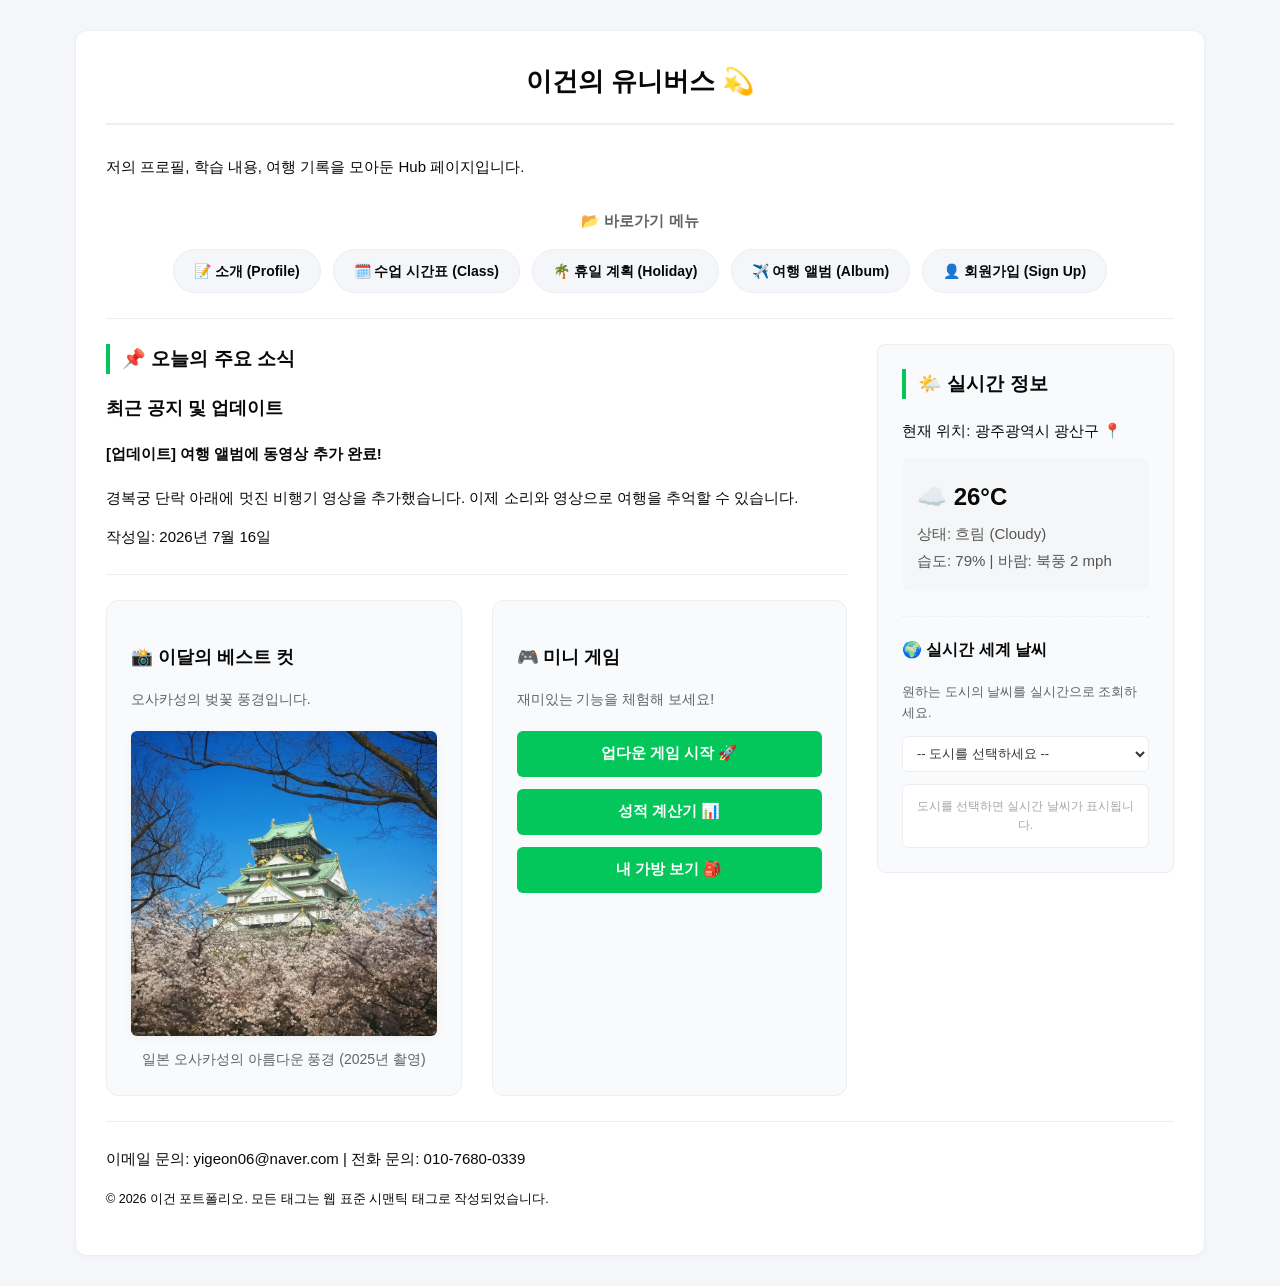
<file: index.html>
<!DOCTYPE html>
<html lang="ko">
<head>
    <meta charset="UTF-8">
    <meta name="viewport" content="width=device-width, initial-scale=1.0">
    <title>이건의 개인 포털 메인</title>
    <link rel="stylesheet" href="css/style.css">
</head>
<body>
    <div class="container">
        <header>
            <h1>이건의 유니버스 💫</h1>
            <p>저의 프로필, 학습 내용, 여행 기록을 모아둔 Hub 페이지입니다.</p>
        </header>

        <nav class="shortcut-menu-container">
            <h3>📂 바로가기 메뉴</h3>
            <div class="shortcut-links">
                <a href="myProfile.html">📝 소개 (Profile)</a>
                <a href="myClass.html">🗓️ 수업 시간표 (Class)</a>
                <a href="myHoliday.html">🌴 휴일 계획 (Holiday)</a>
                <a href="myTrip.html">✈️ 여행 앨범 (Album)</a>
                <a href="signUp.html">👤 회원가입 (Sign Up)</a>
            </div>
        </nav>

        <hr>

        <div class="content-wrapper">
            <main>
                <h2>📌 오늘의 주요 소식</h2>

                <section>
                    <h3>최근 공지 및 업데이트</h3>
                    <article>
                        <h4>[업데이트] 여행 앨범에 동영상 추가 완료!</h4>
                        <p>경복궁 단락 아래에 멋진 비행기 영상을 추가했습니다. 이제 소리와 영상으로 여행을 추억할 수 있습니다.</p>
                        <p>작성일: <time datetime="2026-07-16">2026년 7월 16일</time></p>
                    </article>
                </section>

                <hr>
                
                <div class="best-and-game-wrapper">
                    
                    <!-- 이달의 베스트 컷  -->
                    <section class="best-cut-section">
                        <h3>📸 이달의 베스트 컷</h3>
                        <p class="best-cut-desc">오사카성의 벚꽃 풍경입니다.</p>
                        <div class="best-cut-card-content">
                            <img src="media/오사카성.jpg" alt="오사카성">
                            <p class="caption">일본 오사카성의 아름다운 풍경 (2025년 촬영)</p>
                        </div>
                    </section>

                    <!-- 미니 게임 -->
                    <section class="mini-game-section">
                        <h3>🎮 미니 게임</h3>
                        <p class="game-desc">재미있는 기능을 체험해 보세요!</p>
                        <div class="game-btn-group">
                            <button type="button" class="game-btn" onclick="startGame()">업다운 게임 시작 🚀</button>
                            <button type="button" class="game-btn" onclick="calculateGrade()">성적 계산기 📊</button>
                            <button type="button" class="game-btn" onclick="showMyBag()">내 가방 보기 🎒</button>
                        </div>
                    </section>

                </div>
            </main>

            <aside>
                <h2>🌤️ 실시간 정보</h2>
                <p>현재 위치: 광주광역시 광산구 📍</p>
                <section class="local-weather">
                    <div style="background-color: #f5f6f7; padding: 15px; border-radius: 8px; margin-bottom: 10px;">
                        <p style="font-size: 24px; margin: 5px 0;"><strong>☁️ 26°C</strong></p>
                        <p style="margin: 3px 0; color: #555;">상태: 흐림 (Cloudy)</p>
                        <p style="margin: 3px 0; color: #555;">습도: 79% | 바람: 북풍 2 mph</p>
                    </div>
                </section>

                <div class="world-weather">
                    <h3>🌍 실시간 세계 날씨</h3>
                    <p class="weather-desc">원하는 도시의 날씨를 실시간으로 조회하세요.</p>
                    
                    <select id="city-select">
                        <option value="">-- 도시를 선택하세요 --</option>
                        <option value="seoul">대한민국 서울 KR</option>
                        <option value="tokyo">일본 도쿄 JP</option>
                        <option value="paris">프랑스 파리 FR</option>
                    </select>
                    
                    <div id="weather-result" class="weather-result-box">
                        <p class="empty-msg">도시를 선택하면 실시간 날씨가 표시됩니다.</p>
                    </div>
                </div>
            </aside>
        </div>
        
        <hr>

        <footer>
            <p>이메일 문의: yigeon06@naver.com | 전화 문의: 010-7680-0339</p>
            <p><small>© 2026 이건 포트폴리오. 모든 태그는 웹 표준 시맨틱 태그로 작성되었습니다.</small></p>
        </footer>
    </div>

    <!-- 스크립트 연결부 -->
    <script src="script/upDown.js"></script>
    <script src="script/grade.js"></script>
    <script src="script/bag.js"></script>
    <script type="module" src="script/realtimeInfo.js"></script>
</body>
</html>
</file>
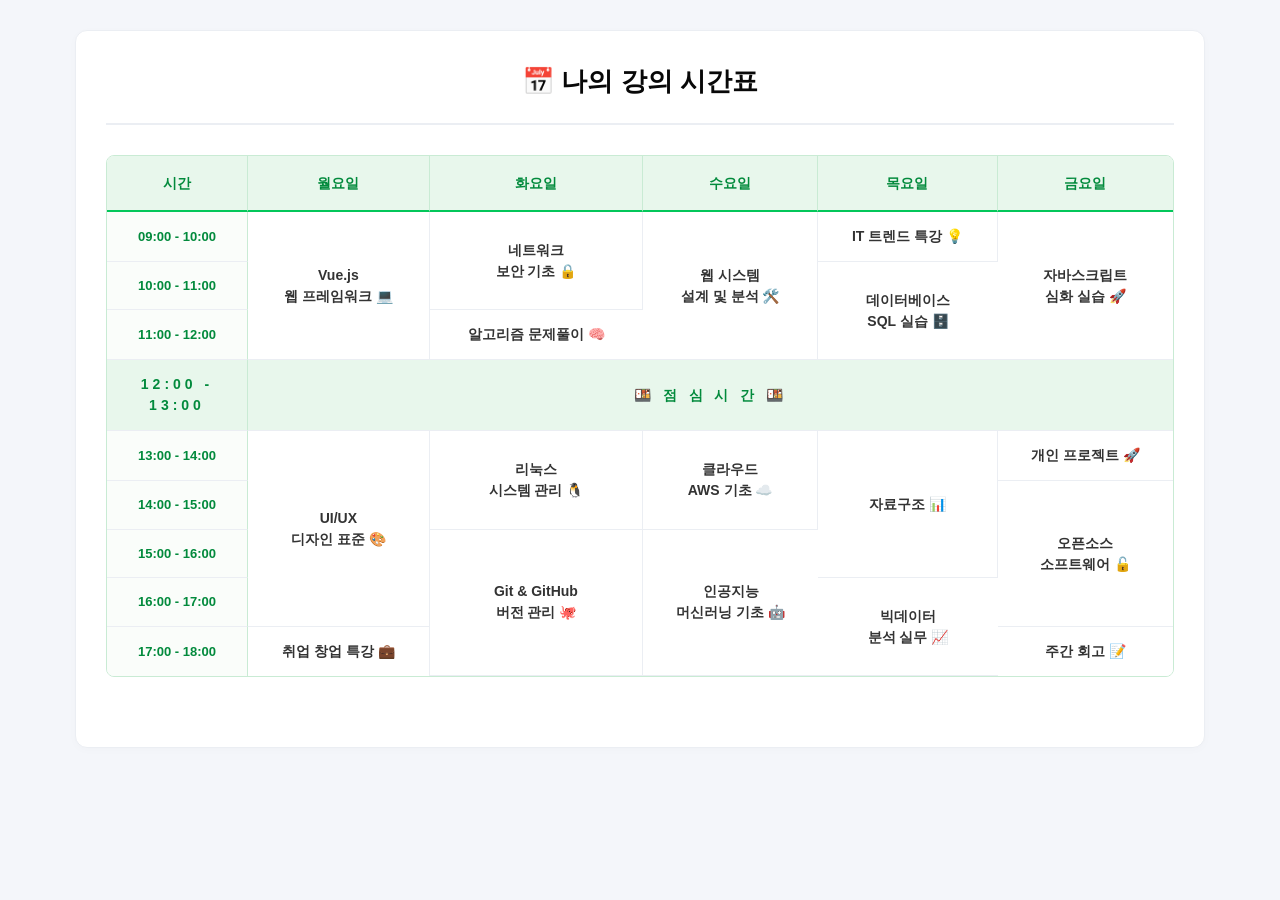
<file: myClass.html>
<!DOCTYPE html>
<html lang="ko">
<head>
    <meta charset="UTF-8">
    <meta name="viewport" content="width=device-width, initial-scale=1.0">
    <title>나의 강의 시간표</title>
    <link rel="stylesheet" href="css/style.css">
</head>
<body>
    <div class="container">
        <h1>📅 나의 강의 시간표</h1>
        
        <table class="timetable">
            <thead> 
                <tr>
                    <th>시간</th>
                    <th>월요일</th>
                    <th>화요일</th>
                    <th>수요일</th>
                    <th>목요일</th>
                    <th>금요일</th>
                </tr>
            </thead>

            <tbody>
                <tr> 
                    <td class="time-col">09:00 - 10:00</td>
                    <td rowspan="3" class="subject-card green-light">Vue.js<br>웹 프레임워크 💻</td>
                    <td rowspan="2" class="subject-card green-point">네트워크<br>보안 기초 🔒</td>
                    <td rowspan="3" class="subject-card green-light">웹 시스템<br>설계 및 분석 🛠️</td>
                    <td class="subject-card">IT 트렌드 특강 💡</td>
                    <td rowspan="3" class="subject-card green-point">자바스크립트<br>심화 실습 🚀</td>
                </tr>

                <tr>
                    <td class="time-col">10:00 - 11:00</td>
                    <td rowspan="2" class="subject-card green-light">데이터베이스<br>SQL 실습 🗄️</td>
                </tr>

                <tr>
                    <td class="time-col">11:00 - 12:00</td>
                    <td class="subject-card">알고리즘 문제풀이 🧠</td>
                </tr>
                
                <!-- 점심시간 전용 행 -->
                <tr class="lunch-row">
                    <td class="time-col">12:00 - 13:00</td>
                    <td colspan="5">🍱 점 심 시 간 🍱</td>
                </tr>
                
                <tr>
                    <td class="time-col">13:00 - 14:00</td>
                    <td rowspan="4" class="subject-card green-light">UI/UX<br>디자인 표준 🎨</td>
                    <td rowspan="2" class="subject-card">리눅스<br>시스템 관리 🐧</td>
                    <td rowspan="2" class="subject-card">클라우드<br>AWS 기초 ☁️</td>
                    <td rowspan="3" class="subject-card green-point">자료구조 📊</td>
                    <td class="subject-card">개인 프로젝트 🚀</td>
                </tr>

                <tr> 
                    <td class="time-col">14:00 - 15:00</td>
                    <td rowspan="3" class="subject-card green-light">오픈소스<br>소프트웨어 🔓</td>
                </tr>

                <tr>
                    <td class="time-col">15:00 - 16:00</td>
                    <td rowspan="3" class="subject-card green-point">Git & GitHub<br>버전 관리 🐙</td>
                    <td rowspan="3" class="subject-card green-light">인공지능<br>머신러닝 기초 🤖</td>
                </tr>

                <tr>
                    <td class="time-col">16:00 - 17:00</td>
                    <td rowspan="2" class="subject-card">빅데이터<br>분석 실무 📈</td>
                </tr>

                <tr>
                    <td class="time-col">17:00 - 18:00</td>
                    <td class="subject-card">취업 창업 특강 💼</td>
                    <td class="subject-card">주간 회고 📝</td>
                </tr>
            </tbody>
        </table>
    </div>
</body>
</html>
</file>
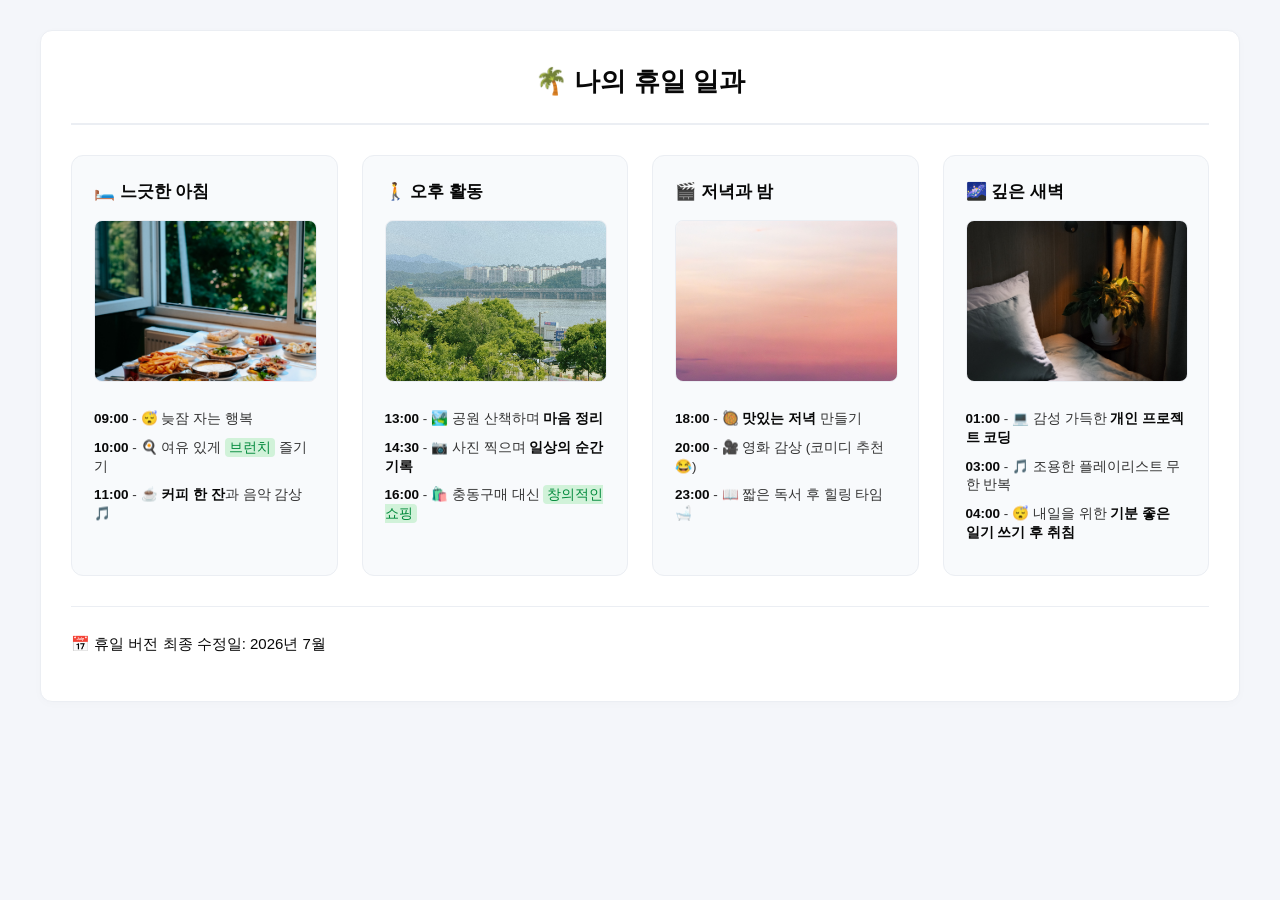
<file: myHoliday.html>
<!DOCTYPE html>
<html lang="ko">
<head>
    <meta charset="UTF-8">
    <meta name="viewport" content="width=device-width, initial-scale=1.0">
    <title>나의 휴일 일과</title>
    <link rel="stylesheet" href="css/style.css">
</head>
<body class="holiday-page">
    <div class="container">

        <header>
            <h1>🌴 나의 휴일 일과</h1>
        </header>

        <main class="holiday-grid">
            
            <!-- 세션 1: 느긋한 아침 -->
            <section class="holiday-card">
                <h2>🛏️ 느긋한 아침</h2>
                <div class="holiday-img-box">
                    <img src="media/아침.jpg" alt="아침" class="section-img">
                </div>
                <div class="holiday-content">
                    <p><b>09:00</b> - 😴 늦잠 자는 행복</p>
                    <p><b>10:00</b> - 🍳 여유 있게 <mark>브런치</mark> 즐기기</p>
                    <p><b>11:00</b> - ☕ <b>커피 한 잔</b>과 음악 감상 🎵</p>
                </div>
            </section>

            <!-- 세션 2: 오후 활동 -->
            <section class="holiday-card">
                <h2>🚶 오후 활동</h2>
                <div class="holiday-img-box">
                    <img src="media/오후.jpg" alt="오후" class="section-img">
                </div>
                <div class="holiday-content">
                    <p><b>13:00</b> - 🏞️ 공원 산책하며 <b>마음 정리</b></p>
                    <p><b>14:30</b> - 📷 사진 찍으며 <b>일상의 순간 기록</b></p>
                    <p><b>16:00</b> - 🛍️ 충동구매 대신 <mark>창의적인 쇼핑</mark></p>
                </div>
            </section>

            <!-- 세션 3: 저녁과 밤 -->
            <section class="holiday-card">
                <h2>🎬 저녁과 밤</h2>
                <div class="holiday-img-box">
                    <img src="media/저녁.jpg" alt="저녁" class="section-img">
                </div>
                <div class="holiday-content">
                    <p><b>18:00</b> - 🥘 <b>맛있는 저녁</b> 만들기</p>
                    <p><b>20:00</b> - 🎥 영화 감상 (코미디 추천 😂)</p>
                    <p><b>23:00</b> - 📖 짧은 독서 후 힐링 타임 🛁</p>
                </div>
            </section>

            <!-- [추가] 세션 4: 새벽 -->
            <section class="holiday-card">
                <h2>🌌 깊은 새벽</h2>
                <div class="holiday-img-box">
                    <img src="media/새벽.jpg" alt="새벽" class="section-img">
                </div>
                <div class="holiday-content">
                    <p><b>01:00</b> - 💻 감성 가득한 <b>개인 프로젝트 코딩</b></p>
                    <p><b>03:00</b> - 🎵 조용한 플레이리스트 무한 반복</p>
                    <p><b>04:00</b> - 😴 내일을 위한 <b>기분 좋은 일기 쓰기 후 취침</b></p>
                </div>
            </section>

        </main>

        <footer>
            <hr>
            <p>📅 휴일 버전 최종 수정일: 2026년 7월</p>
        </footer>

    </div>
</body>
</html>
</file>
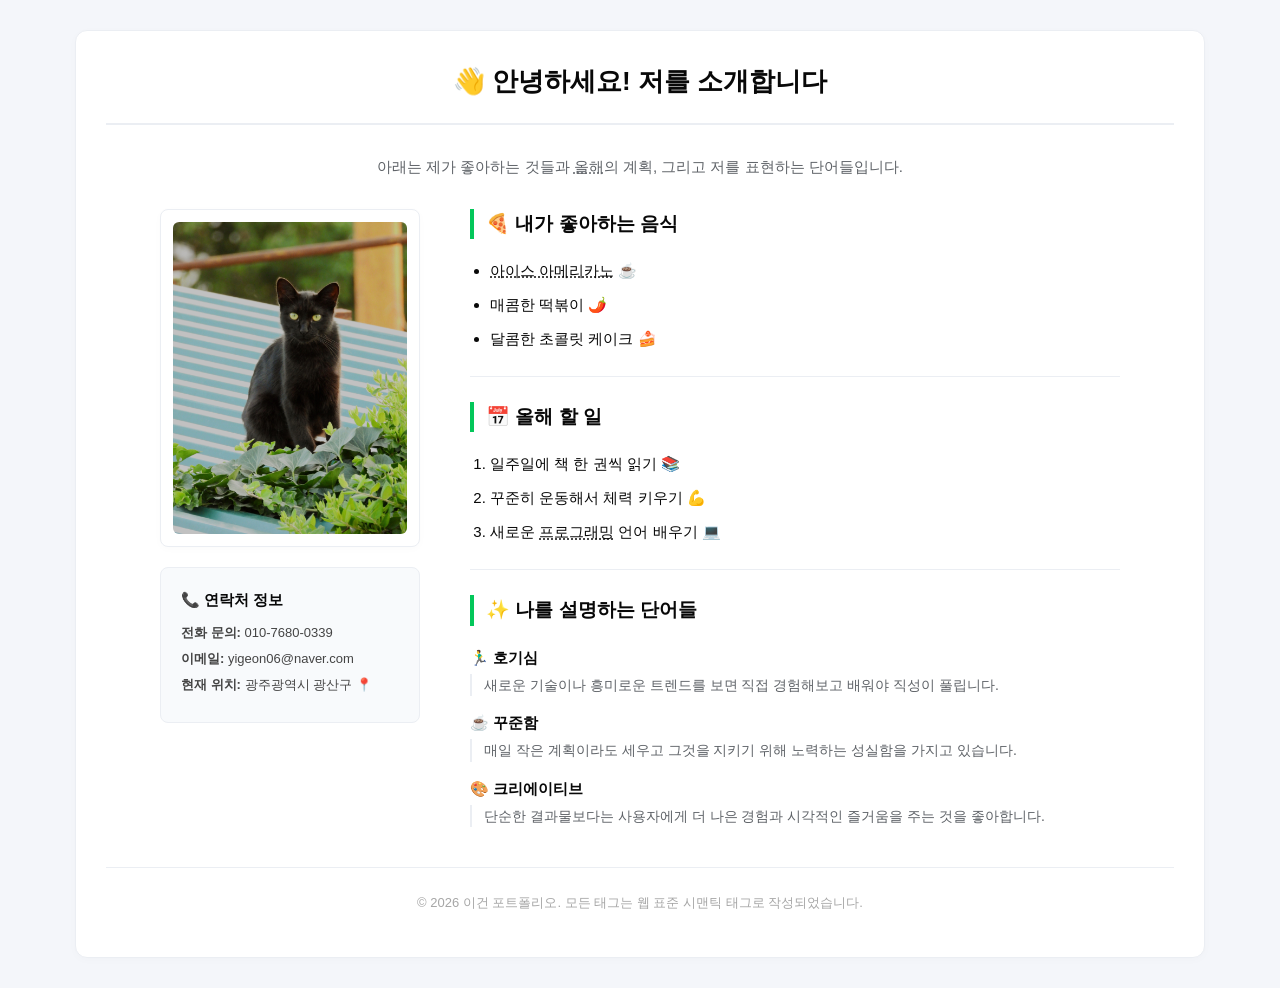
<file: myProfile.html>
<!DOCTYPE html>
<html lang="ko">
<head>
    <meta charset="UTF-8">
    <meta name="viewport" content="width=device-width, initial-scale=1.0">
    <title>이건의 개인 프로필 메인</title>
    <link rel="stylesheet" href="css/style.css">
</head>
<body>
    <div class="container">
        <header style="text-align: center; margin-bottom: 30px;">
            <h1>👋 안녕하세요! 저를 소개합니다</h1>
            <p style="color: #5f6368; font-size: 15px;">
                아래는 제가 좋아하는 것들과 
                <abbr title="지금 지나가고 있는 바로 이 해">올해</abbr>의 계획, 그리고 저를 표현하는 단어들입니다.
            </p>
        </header>

        <div class="profile-wrapper">
            
            <aside class="profile-left-block">
                <div class="profile-image-card">
                    <img src="media/프로필.jpg" alt="이건 프로필 사진">
                </div>
                <div class="profile-contact-card">
                    <h3>📞 연락처 정보</h3>
                    <p><strong>전화 문의:</strong> 010-7680-0339</p>
                    <p><strong>이메일:</strong> yigeon06@naver.com</p>
                    <p><strong>현재 위치:</strong> 광주광역시 광산구 📍</p>
                </div>
            </aside>

            <main class="profile-right-block">
                
                <section class="profile-section-box">
                    <h2>🍕 내가 좋아하는 음식</h2>
                    <ul>
                        <li><abbr title="에스프레소에 물을 섞어 연하게 만든 뒤 얼음을 넣어 시원하게 마시는 커피 음료">아이스 아메리카노</abbr> ☕</li>
                        <li>매콤한 떡볶이 🌶️</li>
                        <li>달콤한 초콜릿 케이크 🍰</li>
                    </ul>
                </section>

                <hr>

                <section class="profile-section-box">
                    <h2>📅 올해 할 일</h2>
                    <ol>
                        <li>일주일에 책 한 권씩 읽기 📚</li>
                        <li>꾸준히 운동해서 체력 키우기 💪</li>
                        <li>새로운 <abbr title="컴퓨터가 특정 작업을 수행하도록 지시하는 명령어의 모음인 '프로그램'을 만드는 과정">프로그래밍</abbr> 언어 배우기 💻</li>
                    </ol>
                </section>

                <hr>

                <section class="profile-section-box">
                    <h2>✨ 나를 설명하는 단어들</h2>
                    <dl>
                        <dt>🏃‍♂️ 호기심</dt>
                        <dd>새로운 기술이나 흥미로운 트렌드를 보면 직접 경험해보고 배워야 직성이 풀립니다.</dd>
                    
                        <dt>☕ 꾸준함</dt>
                        <dd>매일 작은 계획이라도 세우고 그것을 지키기 위해 노력하는 성실함을 가지고 있습니다.</dd>
                    
                        <dt>🎨 크리에이티브</dt>
                        <dd>단순한 결과물보다는 사용자에게 더 나은 경험과 시각적인 즐거움을 주는 것을 좋아합니다.</dd>
                    </dl>
                </section>

            </main>
        </div>

        <hr>

        <footer style="text-align: center; color: #a6a6a6; font-size: 13px;">
            <p>© 2026 이건 포트폴리오. 모든 태그는 웹 표준 시맨틱 태그로 작성되었습니다.</p>
        </footer>
    </div>
</body>
</html>
</file>
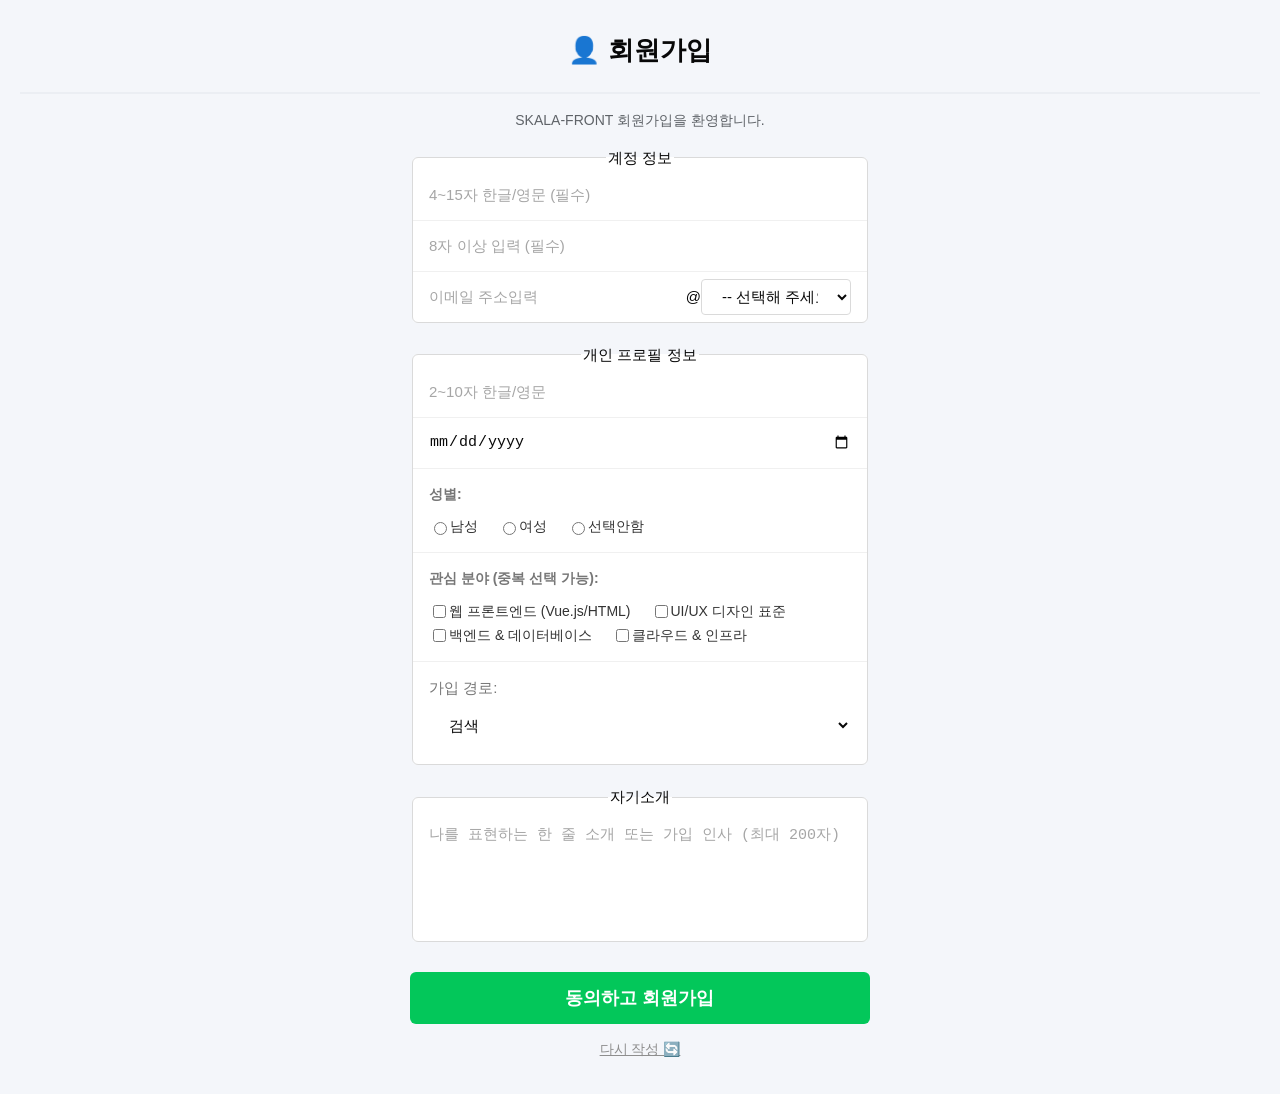
<file: signUp.html>
<!DOCTYPE html>
<html lang="ko"> <!-- 한글 문서 설정으로 수정 -->
<head>
    <meta charset="UTF-8">
    <meta name="viewport" content="width=device-width, initial-scale=1.0">
    <title>회원가입</title>
    <link rel="stylesheet" href="css/style.css">
</head>
<body>
    <h1>👤 회원가입</h1>
    <p class="signup-subtitle">SKALA-FRONT 회원가입을 환영합니다.</p>
    <form action="signUpResult.html" method="get">
        
        <!-- 1. 계정 정보 영역 -->
        <fieldset>
            <legend>계정 정보</legend>

            <p>
                <label for="userId">아이디: </label>
                <input type="text" id="userId" name="userId" minlength="4" maxlength="15" required placeholder="4~15자 한글/영문 (필수)">
            </p>

            <p>
                <label for="passWord">비밀번호: </label>
                <input type="password" id="passWord" name="passWord" minlength="8" maxlength="20" required placeholder="8자 이상 입력 (필수)">
            </p>

            <p>
                <label for="email">이메일: </label>
                <input type="text" id="email" name="emailId" required placeholder="이메일 주소입력">
                @
                <select name="emailDomain" id="emailDomain" required>
                    <option value="">-- 선택해 주세요 --</option>
                    <option value="naver.com">naver.com</option>
                    <option value="gmail.com">gmail.com</option>
                    <option value="daum.net">daum.net</option>
                    <option value="nate.com">nate.com</option>
                </select>
            </p>
        </fieldset>
    
        <!-- 2. 개인 프로필 영역 -->
        <fieldset>
            <legend>개인 프로필 정보</legend>

            <p>
                <label for="name">이름: </label>
                <input type="text" id="name" name="name" minlength="2" maxlength="10" required placeholder="2~10자 한글/영문">
            </p>

            <p>
                <label for="birthDate">생년월일: </label>
                <input type="date" id="birthDate" name="birthDate" required>
            </p>

            <p>
                <strong>성별:</strong>
                <input type="radio" id="male" name="gender" value="male" required>
                <label for="male">남성</label>
                <input type="radio" id="female" name="gender" value="female" required>
                <label for="female">여성</label>
                <input type="radio" id="none" name="gender" value="none" required>
                <label for="none">선택안함</label>
            </p>

            <p>
                <strong>관심 분야 (중복 선택 가능):</strong><br>
                <label><input type="checkbox" name="interest" value="frontend"> 웹 프론트엔드 (Vue.js/HTML)</label><br>
                <label><input type="checkbox" name="interest" value="uiux"> UI/UX 디자인 표준</label><br>
                <label><input type="checkbox" name="interest" value="backend"> 백엔드 & 데이터베이스</label><br>
                <label><input type="checkbox" name="interest" value="devops"> 클라우드 & 인프라</label>
            </p>

            <p>
                <label for="signupSource">가입 경로: </label>
                <select name="signupSource" id="signupSource">
                    <option value="search">검색</option>
                    <option value="sns">SNS</option>
                    <option value="friend">친구 추천</option>
                    <option value="other">기타</option>
                </select>
            </p>
        </fieldset>
    
        <!-- 3. 자기소개 영역 -->
        <fieldset>
            <legend>자기소개</legend>
            <p>
                <textarea name="introduction" id="introduction" rows="4" cols="50" placeholder="나를 표현하는 한 줄 소개 또는 가입 인사 (최대 200자)"></textarea>
            </p>
        </fieldset>

        <!-- 4. 제출 버튼 영역 -->
        <div style="margin-top: 20px;">
            <button type="submit">동의하고 회원가입</button>
            <button type="reset">다시 작성 🔄</button>
        </div>
        
    </form>
</body>
</html>
</file>
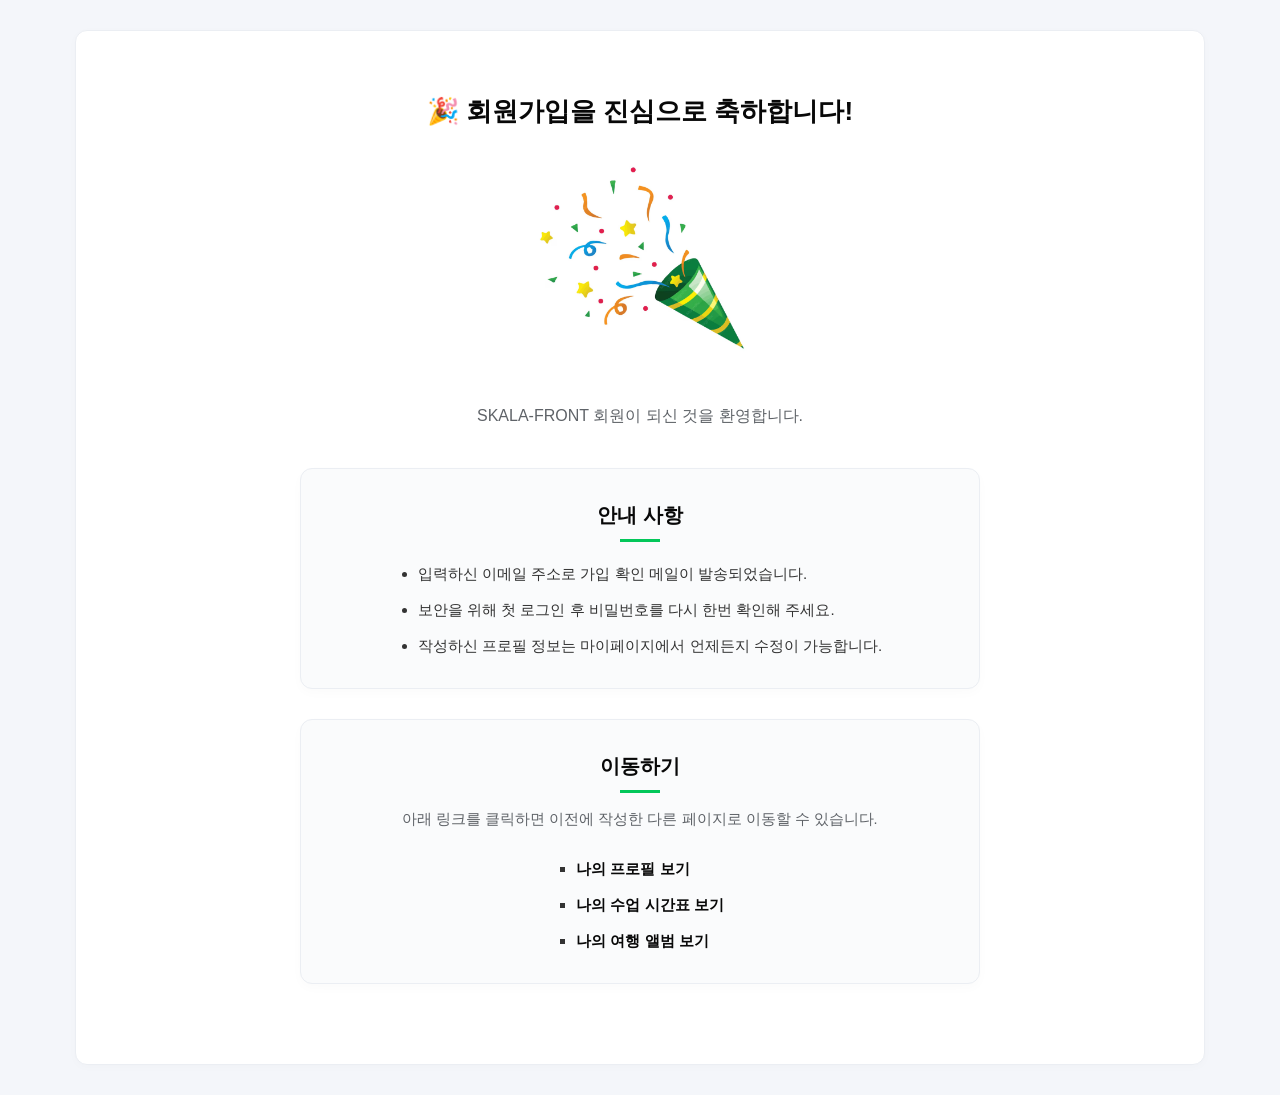
<file: signUpResult.html>
<!DOCTYPE html>
<html lang="ko">
<head>
    <meta charset="UTF-8">
    <meta name="viewport" content="width=device-width, initial-scale=1.0">
    <title>Welcome SKALA</title>
    <link rel="stylesheet" href="css/style.css">
</head>
<body class="signup-result-page">
    <div class="container">
        
        <main class="result-wrapper">
            <h1 class="result-title">🎉 회원가입을 진심으로 축하합니다!</h1>
            
            <div class="congrats-img-box">
                <img src="media/팡파레.jpg" alt="축하 팡파레" class="congrats-img">
            </div>
            
            <p class="result-subtitle">SKALA-FRONT 회원이 되신 것을 환영합니다.</p>

            <section class="info-section">   
                <h2>안내 사항</h2>
                <ul class="result-list">
                    <li>입력하신 이메일 주소로 가입 확인 메일이 발송되었습니다.</li>
                    <li>보안을 위해 첫 로그인 후 비밀번호를 다시 한번 확인해 주세요.</li>
                    <li>작성하신 프로필 정보는 마이페이지에서 언제든지 수정이 가능합니다.</li>
                </ul>
            </section>

            <section class="navigation-section">
                <h2>이동하기</h2>
                <p>아래 링크를 클릭하면 이전에 작성한 다른 페이지로 이동할 수 있습니다.</p>
                <ul class="result-list link-list">
                    <li><a href="myProfile.html">나의 프로필 보기</a></li>
                    <li><a href="myClass.html">나의 수업 시간표 보기</a></li>
                    <li><a href="myTrip.html">나의 여행 앨범 보기</a></li>
                </ul>
            </section>
        </main>

    </div>
</body>
</html>
</file>
<file: css/style.css>
body {
    font-family: -apple-system, BlinkMacSystemFont, "Malgun Gothic", "맑은 고딕", helvetica, "Apple SD Gothic Neo", sans-serif;
    font-size: 15px;           
    background-color: #f4f6fa; 
    color: #080808;            
    line-height: 1.6;          
    margin: 0;
    padding: 30px 20px;        
}

.container {
    max-width: 1130px;         
    width: 100%;
    margin: 0 auto;            
    padding: 30px;
    background-color: #ffffff; 
    border: 1px solid #ebeef3; 
    border-radius: 12px;       
    box-sizing: border-box;
    box-shadow: 0 2px 10px rgba(0, 0, 0, 0.02); 
}

h1 {
    text-align: center;
    font-size: 26px;
    font-weight: 700;
    color: #080808;
    border-bottom: 2px solid #ebeef3; 
    padding-bottom: 20px;
    margin-top: 0;
    margin-bottom: 30px;
}

h2 {
    font-size: 19px;
    font-weight: 700;
    color: #080808;
    padding-left: 12px;
    border-left: 4px solid #03c75a;   
    margin-top: 40px;
    margin-bottom: 20px;
}

a {
    color: #080808;
    text-decoration: none;             
    transition: color 0.15s ease-in-out;
}

a:hover {
    color: #03c75a;                    
    text-decoration: underline;        
}

/*----------------------------------------------------------------------------------------------------------------------*/
/* index */
.shortcut-menu-container {
    text-align: center;
    margin: 30px 0 10px 0;
}

.shortcut-menu-container h3 {
    font-size: 15px;
    font-weight: 700;
    color: #5f6368;
    margin-bottom: 16px;
}

.shortcut-links {
    display: flex;
    justify-content: center;
    gap: 12px;
    flex-wrap: wrap;
}

.shortcut-links a {
    background-color: #f4f6fa;
    color: #080808;
    border: 1px solid #ebeef3;
    padding: 10px 20px;
    border-radius: 30px;
    font-size: 14px;
    font-weight: 600;
    text-align: center;
    display: inline-block;
    text-decoration: none !important;
    transition: all 0.15s ease-in-out;
}

.shortcut-links a:hover {
    background-color: #03c75a;
    color: #ffffff !important;
    border-color: #03c75a;
    box-shadow: 0 4px 12px rgba(3, 199, 90, 0.12);
}

.content-wrapper {
    display: flex;
    gap: 30px;
    align-items: flex-start;
    margin-top: 20px;
}

.content-wrapper h2 {
    margin-top: 0;
    margin-bottom: 20px;
}

.content-wrapper main {
    flex: 3;
    background-color: #ffffff;
}

.content-wrapper aside {
    flex: 1;
    background-color: #f8fafc;
    border: 1px solid #ebeef3;
    border-radius: 8px;
    padding: 24px;
    box-sizing: border-box;
}

.content-wrapper aside h3 {
    margin-top: 0;
    margin-bottom: 20px;
}

hr {
    border: none;
    border-top: 1px solid #ebeef3;
    margin: 25px 0;
}

.best-and-game-wrapper {
    display: flex !important;   
    flex-direction: row !important; 
    gap: 30px;
    align-items: stretch;       
    margin-top: 25px;
    width: 100%;
}

.best-cut-section,
.mini-game-section {
    flex: 1;
    width: 50%;                 
    background-color: #f8fafc;  
    border: 1px solid #ebeef3;
    border-radius: 12px;
    padding: 24px;
    box-sizing: border-box;
    display: flex;
    flex-direction: column;
}

.best-cut-desc,
.game-desc {
    font-size: 14px;
    color: #5f6368;
    margin-top: 0;
    margin-bottom: 20px;
}

.best-cut-card-content {
    flex: 1;
    display: flex;
    flex-direction: column;
    justify-content: space-between;
}

.best-cut-card-content img {
    width: 100%;
    height: auto;
    border-radius: 6px;
    box-shadow: 0 2px 8px rgba(0, 0, 0, 0.05); 
}

.best-cut-card-content .caption {
    margin-top: 12px;
    margin-bottom: 0;
    font-size: 14px;
    color: #5f6368;
    text-align: center;
}

.game-btn-group {
    display: flex;
    flex-direction: column;
    gap: 12px;
    margin-top: 0;             
}

.mini-game-section .game-btn {
    width: 100% !important;
    height: 46px !important;
    background-color: #03c75a !important; 
    color: #ffffff !important;
    border: none !important;
    border-radius: 6px !important;
    font-size: 15px !important;
    font-weight: 700 !important;
    cursor: pointer !important;
    display: block !important;
    text-align: center !important;
    box-shadow: none !important;
    transition: background-color 0.15s ease, transform 0.1s ease !important;
}

.mini-game-section .game-btn:hover {
    background-color: #02b351 !important;
}

.mini-game-section .game-btn:active {
    transform: scale(0.98) !important;
}

.world-weather {
    margin-top: 25px;
    padding-top: 20px;
    border-top: 1px dashed #ebeef3;
}

.world-weather h3 {
    font-size: 16px;
    font-weight: 700;
    color: #080808;
    margin-top: 0;
    margin-bottom: 8px;
}

.weather-desc {
    font-size: 13px;
    color: #5f6368;
    margin-bottom: 12px;
}

#city-select {
    width: 100%;
    height: 36px;
    padding: 0 10px;
    border: 1px solid #ebeef3;
    border-radius: 6px;
    outline: none;
    font-size: 13px;
    color: #333;
    background-color: #ffffff;
}

.weather-result-box {
    margin-top: 12px;
    padding: 12px;
    background-color: #ffffff;
    border: 1px solid #ebeef3;
    border-radius: 6px;
    min-height: 50px;
    box-sizing: border-box;
}

.empty-msg {
    font-size: 12px;
    color: #a6a6a6;
    margin: 0;
    text-align: center;
}

/*----------------------------------------------------------------------------------------------------------------------*/
/* myClass */
.timetable {
    width: 100%;
    border-collapse: separate;
    border-spacing: 0;
    margin: 25px 0 40px 0;
    font-size: 14px;
    text-align: center;
    border: 1px solid #c9ebd4;
    border-radius: 8px;
    overflow: hidden;
}

.timetable th {
    background-color: #e8f7ec;
    color: #028a3c;
    font-weight: 700;
    padding: 16px 12px;
    border-bottom: 2px solid #03c75a;
    border-right: 1px solid #c9ebd4;
}

.timetable th:last-child {
    border-right: none;
}

.timetable td {
    padding: 14px 10px;
    color: #333333;
    border-bottom: 1px solid #ebeef3;
    border-right: 1px solid #ebeef3;
    background-color: #ffffff;
    line-height: 1.5;
}

.timetable tr:last-child td {
    border-bottom: none;
}

.timetable td:last-child {
    border-right: none;
}

.timetable td.time-col {
    background-color: #fafdfa;
    font-weight: 700;
    color: #028a3c;
    border-right: 1px solid #c9ebd4;
    font-size: 13px;
    width: 120px;
}

.timetable .lunch-row td {
    background-color: #e8f7ec;
    color: #028a3c;
    font-weight: 700;
    font-size: 14px;
    letter-spacing: 4px;
}

.subject-card {
    font-weight: 700;
    transition: all 0.2s ease-in-out;
}

.subject-card:hover {
    background-color: #f2f9f3 !important;
    transform: scale(1.01);
    box-shadow: inset 0 0 0 1px #03c75a;
    cursor: default;
}

.green-light {
    background-color: #f1faf3;
    color: #03c75a;
}

.green-point {
    background-color: #e3f5e7;
    color: #028a3c;
}

/*----------------------------------------------------------------------------------------------------------------------*/
/* myTrip */
.trip-page .container {
    max-width: 1200px !important; 
}

.main-header {
    display: flex;
    justify-content: flex-end; 
    align-items: center;
    position: relative;
    border-bottom: 2px solid #ebeef3;
    padding-bottom: 20px;
    margin-bottom: 30px;
    min-height: 56px;
}

.main-header .header-title {
    position: absolute;
    left: 50%;
    transform: translateX(-50%);
    font-size: 26px;
    font-weight: 700;
    color: #080808;
    margin: 0;
    padding: 0;
    pointer-events: none;
}

.main-header h1 {
    border-bottom: none !important;
    margin: 0;
    padding: 0;
}

.mini-music-player {
    background-color: transparent; 
    border-radius: 25px; 
    padding: 8px 18px;
    display: flex;
    align-items: center;
    gap: 14px;
    border: 1px solid #ebeef3; 
    box-shadow: 0 2px 8px rgba(0, 0, 0, 0.03); 
    z-index: 10;
    transform: translateY(15px);
}

.player-info {
    display: flex;
    flex-direction: column;
    min-width: 100px;
}

.music-title {
    font-size: 13px;
    font-weight: 700;
    color: #080808; 
    line-height: 1.2;
    overflow: hidden;
    text-overflow: ellipsis;
    white-space: nowrap;
}

.music-artist {
    font-size: 11px;
    color: #5f6368;
    margin-top: 1px;
}

.player-controls {
    display: flex;
    align-items: center;
    gap: 10px;
}

.control-btn {
    background: none;
    border: none;
    color: #080808; 
    font-size: 13px;
    cursor: pointer;
    transition: color 0.2s, transform 0.1s;
    padding: 4px;
}

.control-btn:hover {
    color: #03c75a; 
}

.control-btn:active {
    transform: scale(0.9);
}

.play-btn {
    font-size: 15px;
    color: #080808;
}

.trip-grid-new {
    display: grid !important;
    grid-template-columns: repeat(3, 1fr) !important; 
    gap: 24px;
    margin: 30px 0;
    width: 100%;
    box-sizing: border-box;
}

.trip-card-new {
    background-color: #f8fafc !important; 
    border: 1px solid #ebeef3;
    border-radius: 12px;
    padding: 22px;
    box-sizing: border-box;
    display: flex;
    flex-direction: column;
    text-align: left;
    transition: transform 0.25s cubic-bezier(0.25, 0.46, 0.45, 0.94), 
                box-shadow 0.25s ease, 
                background-color 0.25s ease, 
                border-color 0.25s ease !important;
}

.trip-card-new h2 {
    font-size: 17px !important;
    border-left: none !important; 
    padding-left: 0 !important;
    margin-top: 0 !important;
    margin-bottom: 15px !important;
    color: #080808;
}

.trip-img-box {
    width: 100%;
    height: 180px; 
    overflow: hidden;
    border-radius: 8px;
    margin-bottom: 18px;
    background-color: #ffffff; 
    border: 1px solid #ebeef3;
}

.trip-img-box img {
    width: 100%;
    height: 100%;
    object-fit: cover; 
    display: block;
}

.trip-card-new p {
    font-size: 13.5px;
    margin: 10px 0;
    color: #333333;
    line-height: 1.4;
}

.trip-desc-new {
    font-size: 14px !important;
    line-height: 1.5 !important;
    color: #5f6368 !important;
    margin: 5px 0 0 0 !important;
    display: -webkit-box;
    -webkit-line-clamp: 2;
    -webkit-box-orient: vertical;
    overflow: hidden;
    text-overflow: ellipsis;
    height: 42px; 
}

.trip-card-new:hover {
    background-color: #ffffff !important; 
    transform: translateY(-6px) !important;
    box-shadow: 0 10px 24px rgba(3, 199, 90, 0.12) !important; 
    border-color: #03c75a !important; 
    cursor: pointer;
}

.vlog-section {
    margin: 40px 0;
}

.vlog-section-title {
    font-size: 19px;
    font-weight: 700;
    margin-bottom: 20px;
}

.vlog-container {
    display: grid;
    grid-template-columns: repeat(2, 1fr); 
    gap: 24px;
    width: 100%;
}

.vlog-card {
    background-color: #ffffff; 
    border: 1px solid #ebeef3; 
    border-radius: 12px;        
    padding: 20px;             
    text-align: center;        
    max-width: 100% !important; 
    margin: 0 !important; 
    box-shadow: 0 4px 14px rgba(0, 0, 0, 0.03);
    box-sizing: border-box;
    transition: transform 0.2s ease, border-color 0.2s ease;
}

.vlog-card:hover {
    transform: translateY(-3px);
    border-color: #03c75a;
}

.vlog-card video {
    width: 100%;
    height: 220px;
    object-fit: cover;         
    border-radius: 8px;        
    outline: none;
}

@media (max-width: 1024px) {
    .trip-grid-new {
        grid-template-columns: repeat(2, 1fr) !important; 
    }
}

@media (max-width: 768px) {
    .main-header {
        flex-direction: column;
        justify-content: center;
        gap: 15px;
    }
    
    .main-header .header-title {
        position: relative;
        left: 0;
        transform: none;
        margin-bottom: 10px;
    }
    
    .vlog-container {
        grid-template-columns: 1fr; 
        gap: 16px;
    }
}

@media (max-width: 600px) {
    .trip-grid-new {
        grid-template-columns: 1fr !important; 
        gap: 16px;
    }
}

/*----------------------------------------------------------------------------------------------------------------------*/
/* signUp */
form {
    max-width: 460px;     
    width: 100%;
    margin: 0 auto;           
    text-align: left;
}

form fieldset {
    border: 1px solid #dadada; 
    border-radius: 6px;       
    padding: 0;                 
    margin-bottom: 20px;        
    background-color: #ffffff;
    overflow: hidden;        
    box-shadow: none;
}

form fieldset legend {
    text-align: center;
}

form fieldset p {
    display: flex;
    align-items: center;
    margin: 0; 
    border-bottom: 1px solid #f0f0f0; 
    position: relative;
}

form fieldset p:last-child {
    border-bottom: none;         
}

form fieldset p > label,
form fieldset p > strong {
    display: none;               
}

form input[type="text"],
form input[type="password"],
form input[type="email"],
form input[type="date"],
form select {
    width: 100%;
    height: 50px;             
    padding: 0 16px;             
    border: none;               
    background-color: transparent;
    font-size: 15px;
    color: #080808;
    box-sizing: border-box;
    outline: none;          
}

form input:focus {
    background-color: #f9fbf9;  
}

form input::placeholder,
form textarea::placeholder {
    color: #a6a6a6;
    font-weight: 400;
}

form p:has(#emailDomain) {
    padding-right: 16px;       
}

#email {
    flex: 1.2;                  
}

#emailDomain {
    flex: 1;                 
    border: 1px solid #dadada;   
    border-radius: 4px;
    height: 36px;             
    max-width: 150px;
}

form fieldset p:has(input[type="radio"]),
form fieldset p:has(input[type="checkbox"]),
form fieldset p:has(#signupSource) {
    display: flex;
    flex-wrap: wrap;
    padding: 14px 16px;         
    box-sizing: border-box;
}

form fieldset p > strong {
    display: block !important;
    width: 100% !important;      
    font-size: 14px;
    color: #777777;
    margin-bottom: 10px;
    font-weight: 600;
}

form input[type="radio"] + label,
form p > label:has(input[type="checkbox"]) {
    display: inline-flex !important; 
    align-items: center;
    width: auto !important;
    font-size: 14px;
    color: #333333;
    margin-right: 20px;
    cursor: pointer;
}

form fieldset p:has(textarea) {
    display: flex;
    flex-direction: column;
    padding: 16px;
    box-sizing: border-box;
}

form fieldset p:has(textarea) label {
    display: none !important;   
}

form textarea {
    width: 100%;
    height: 100px;              
    border: none;               
    padding: 0;                 
    font-size: 15px;            
    color: #080808;
    background-color: transparent;
    resize: none;               
    outline: none;              
}

form p:has(#signupSource) label {
    display: block !important;
    width: auto !important;
    margin-right: 15px;
    color: #777777;
}

form div[style*="margin-top"] {
    display: flex;
    flex-direction: column;     
    gap: 12px;
    margin-top: 30px !important;
}

form button[type="submit"] {
    background-color: #03c75a;  
    color: #ffffff;
    border: none;
    font-size: 18px;          
    font-weight: 700;
    width: 100%;                
    height: 52px;             
    border-radius: 6px;
    cursor: pointer;
    transition: background-color 0.15s ease;
}

form button[type="submit"]:hover {
    background-color: #02b351;  
}

form button[type="reset"] {
    background-color: transparent;
    color: #8e8e8e;
    border: none;
    font-size: 14px;
    font-weight: 500;
    text-decoration: underline;  
    padding: 5px 0;
    cursor: pointer;
    transition: color 0.15s ease;
}

.signup-subtitle {
    text-align: center;
    font-size: 14px;
    color: #5f6368;
    margin-top: -15px;
    margin-bottom: 15px;
}

/*----------------------------------------------------------------------------------------------------------------------*/
/* signUpResult */
.result-wrapper {
    text-align: center; 
    padding: 20px 0;
}

.result-title {
    font-size: 26px;
    font-weight: 700;
    color: #080808;
    margin-top: 10px;
    margin-bottom: 20px;
    border-bottom: none !important;
    padding-bottom: 0 !important;
    text-align: center;
}

.congrats-img-box {
    display: flex;
    justify-content: center;
    margin-top: 0;
    margin-bottom: 25px;
}

.congrats-img {
    max-width: 240px;
    width: 100%;
    height: auto;
    object-fit: contain;
}

.result-subtitle {
    font-size: 16px;
    color: #5f6368;
    margin-top: 0;
    margin-bottom: 40px;
    text-align: center;
}

.info-section, 
.navigation-section {
    text-align: center !important; 
    max-width: 680px;   
    margin: 0 auto 30px auto; 
    padding: 30px 24px;       
    background-color: #fafbfc; 
    border: 1px solid #ebeef3; 
    border-radius: 12px;       
    box-shadow: 0 4px 12px rgba(0, 0, 0, 0.02); 
    box-sizing: border-box;
}

.info-section h2,
.navigation-section h2 {
    display: block !important;
    text-align: center !important;
    border-left: none !important; 
    padding-left: 0 !important;   
    margin-top: 0 !important; 
    margin-bottom: 15px !important;
    font-size: 20px;
    color: #080808;
}

.info-section h2::after,
.navigation-section h2::after {
    content: '';
    display: block;
    width: 40px;
    height: 3px;
    background-color: #03c75a; 
    margin: 8px auto 0 auto; 
}

.navigation-section p {
    text-align: center;
    color: #5f6368;
    margin-bottom: 20px;
    font-size: 14.5px;
}

.result-list {
    display: inline-block; 
    text-align: left;      
    padding-left: 20px;
    margin: 5px 0 0 0;
}

.result-list li {
    margin-bottom: 12px;
    color: #333333;
    line-height: 1.6;
}

.result-list li:last-child {
    margin-bottom: 0; 
}

.link-list li {
    list-style-type: square; 
}

.link-list a {
    font-weight: 600;
    color: #080808;
}

.link-list a:hover {
    color: #03c75a; 
    text-decoration: underline;
}

/*----------------------------------------------------------------------------------------------------------------------*/
@media (max-width: 768px) {
    .content-wrapper {
        flex-direction: column;
        gap: 20px;
    }

    .content-wrapper main,
    .content-wrapper aside {
        width: 100%;
        flex: none;
    }

    .trip-grid {
        grid-template-columns: 1fr;
        gap: 16px;
    }

    .best-and-game-wrapper {
        flex-direction: column;
        gap: 20px;
    }

    .best-cut-section,
    .mini-game-section {
        width: 100%;
    }
}

@keyframes fadeInUp {
    from {
        opacity: 0;
        transform: translateY(15px);
    }
    to {
        opacity: 1;
        transform: translateY(0);
    }
}

h1 {
    animation: fadeInUp 0.8s ease-out forwards;
}

.main-header {
    animation: fadeInUp 0.8s ease-out forwards;
}

/*----------------------------------------------------------------------------------------------------------------------*/
/* myProfile */
.profile-wrapper {
    display: flex !important;
    flex-direction: row !important;
    gap: 50px;
    align-items: flex-start;
    max-width: 960px;          
    margin: 30px auto 0 auto;  
    width: 100%;
    box-sizing: border-box;
}

.profile-left-block {
    flex: 1;
    max-width: 260px;
    display: flex;
    flex-direction: column;
    gap: 20px;
}

.profile-image-card {
    background-color: #ffffff;
    border: 1px solid #ebeef3;
    border-radius: 8px;
    padding: 12px;
    box-shadow: 0 2px 8px rgba(0, 0, 0, 0.02);
    box-sizing: border-box;
}

.profile-image-card img {
    width: 100%;
    height: auto;
    border-radius: 6px;
    display: block;
    object-fit: cover;
}

.profile-contact-card {
    background-color: #f8fafc;
    border: 1px solid #ebeef3;
    border-radius: 8px;
    padding: 20px;
    box-sizing: border-box;
}

.profile-contact-card h3 {
    margin-top: 0;
    margin-bottom: 12px;
    font-size: 15px;
    font-weight: 700;
    color: #080808;
}

.profile-contact-card p {
    font-size: 13px;
    color: #444444;
    margin: 8px 0;
    line-height: 1.4;
}

.profile-right-block {
    flex: 2.5;
    background-color: #ffffff;
}

.profile-section-box h2 {
    margin-top: 0 !important;
}

.profile-section-box ul,
.profile-section-box ol {
    padding-left: 20px;
    margin: 15px 0;
}

.profile-section-box li {
    margin-bottom: 10px;
    color: #080808;
}

.profile-section-box dl {
    margin: 15px 0;
}

.profile-section-box dt {
    font-weight: 700;
    color: #080808;
    margin-top: 15px;
    margin-bottom: 4px;
}

.profile-section-box dd {
    margin-left: 0;
    color: #5f6368;
    font-size: 14px;
    margin-bottom: 15px;
    padding-left: 12px;
    border-left: 2px solid #ebeef3;
}

@media (max-width: 768px) {
    .profile-wrapper {
        flex-direction: column !important;
    }
    .profile-left-block {
        max-width: 100%;
        width: 100%;
    }
}

/*----------------------------------------------------------------------------------------------------------------------*/
/* myHoliday */

.holiday-page .container {
    max-width: 1200px !important; 
}

.holiday-grid {
    display: grid !important;
    grid-template-columns: repeat(4, 1fr); 
    gap: 24px;
    margin: 30px 0;
    width: 100%;
    box-sizing: border-box;
}

.holiday-card {
    background-color: #f8fafc !important; 
    border: 1px solid #ebeef3;
    border-radius: 12px;
    padding: 22px;
    box-sizing: border-box;
    display: flex;
    flex-direction: column;
    text-align: left;
    
    transition: transform 0.25s cubic-bezier(0.25, 0.46, 0.45, 0.94), 
                box-shadow 0.25s ease, 
                background-color 0.25s ease, 
                border-color 0.25s ease !important;
}

.holiday-card h2 {
    font-size: 17px !important;
    border-left: none !important; 
    padding-left: 0 !important;
    margin-top: 0 !important;
    margin-bottom: 15px !important;
    color: #080808;
}

.holiday-img-box {
    width: 100%;
    height: 160px;
    overflow: hidden;
    border-radius: 8px;
    margin-bottom: 18px;
    background-color: #ffffff; 
    border: 1px solid #ebeef3;
}

.holiday-img-box img {
    width: 100%;
    height: 100%;
    object-fit: cover; 
    display: block;
}

.holiday-content p {
    font-size: 13.5px;
    margin: 10px 0;
    color: #333333;
    line-height: 1.4;
}

.holiday-content b {
    color: #080808; 
}


.holiday-card:hover {
    background-color: #ffffff !important; 
    transform: translateY(-6px) !important;
    box-shadow: 0 10px 24px rgba(3, 199, 90, 0.12) !important; 
    border-color: #03c75a !important; 
    cursor: pointer;
}

.holiday-card mark {
    background-color: #d1f2d9 !important; 
    color: #028a3c !important;           
    border-radius: 4px;                  
    padding: 2px 4px; 
}

@media (max-width: 1024px) {
    .holiday-grid {
        grid-template-columns: repeat(2, 1fr); 
    }
}

@media (max-width: 600px) {
    .holiday-grid {
        grid-template-columns: 1fr; 
        gap: 16px;
    }
}
</file>
